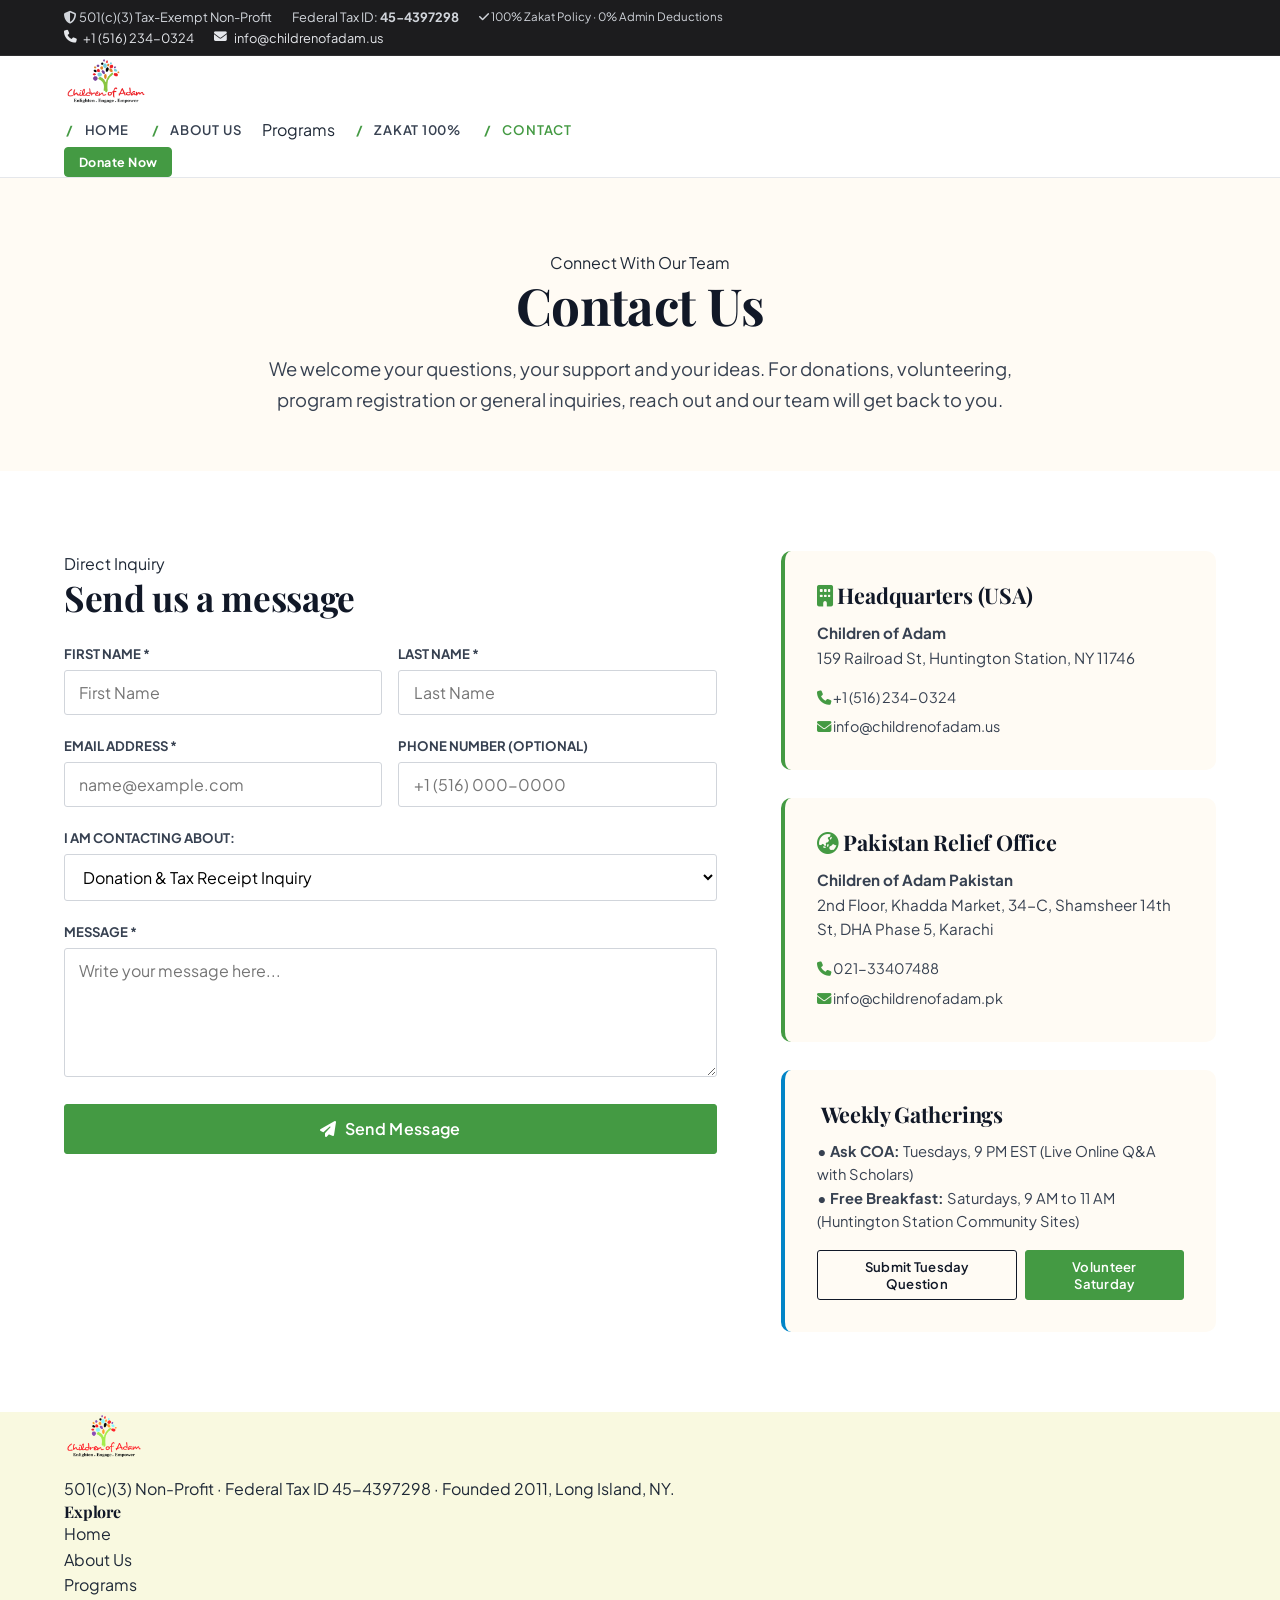
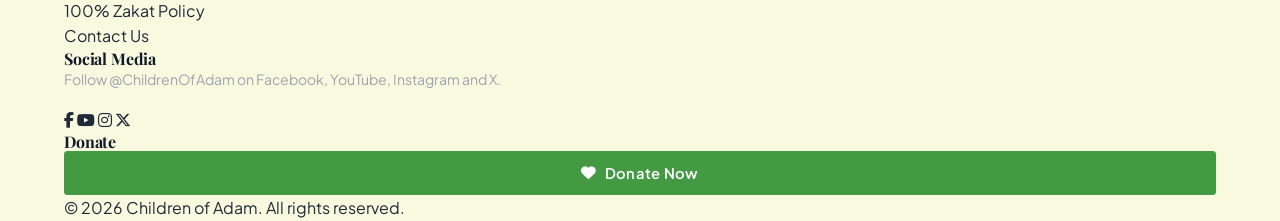
<file: contact.html>
<!DOCTYPE html>
<html lang="en">
<head>
  <meta charset="UTF-8">
  <meta name="viewport" content="width=device-width, initial-scale=1.0">
  <title>Contact Us | Children of Adam (COA)</title>
  <meta name="description" content="Get in touch with Children of Adam. Headquarters on Long Island, NY and international relief office in Karachi, Pakistan. Send an inquiry or join our weekly gatherings.">

  <!-- Google Fonts -->
  <link rel="preconnect" href="https://fonts.googleapis.com">
  <link rel="preconnect" href="https://fonts.gstatic.com" crossorigin>
  <link href="https://fonts.googleapis.com/css2?family=Playfair+Display:ital,wght@0,400;0,600;0,700;0,800;1,400;1,600&family=Plus+Jakarta+Sans:wght@300;400;500;600;700;800&display=swap" rel="stylesheet">

  <!-- FontAwesome 6 -->
  <link rel="stylesheet" href="https://cdnjs.cloudflare.com/ajax/libs/font-awesome/6.5.1/css/all.min.css">
  <link rel="stylesheet" href="css/style.css">
</head>
<body>

  <!-- TOP BAR -->
  <header class="top-bar">
    <div class="container">
      <div class="top-bar-left">
        <span class="top-bar-badge"><i class="fa-solid fa-shield-halved"></i> 501(c)(3) Tax-Exempt Non-Profit</span>
        <span>Federal Tax ID: <strong>45-4397298</strong></span>
        <span class="badge badge-green" style="font-size:0.72rem; padding: 0.15rem 0.5rem;">
          <i class="fa-solid fa-check"></i> 100% Zakat Policy · 0% Admin Deductions
        </span>
      </div>
      <div class="top-bar-right">
        <a href="tel:+15162340324" class="top-bar-link"><i class="fa-solid fa-phone"></i> +1 (516) 234-0324</a>
        <a href="mailto:info@childrenofadam.us" class="top-bar-link"><i class="fa-solid fa-envelope"></i> info@childrenofadam.us</a>
      </div>
    </div>
  </header>

  <!-- NAVBAR -->
  <nav class="site-header">
    <div class="container navbar">
      <a href="index.html" class="brand-logo-wrap">
        <img src="https://childrenofadam.ngo/staging/6737/wp-content/uploads/2026/10/logo.png" 
             onerror="this.onerror=null; this.src='assets/images/logo.png';" 
             alt="Children of Adam Logo" 
             class="brand-logo-img">
        
      </a>

      <ul class="nav-menu">
        <li class="nav-item"><a href="index.html" class="nav-link">Home</a></li>
        <li class="nav-item"><a href="about.html" class="nav-link">About Us</a></li>
        <li class="nav-item"><a href="programs.html">Programs</a></li>
        <li class="nav-item"><a href="zakat.html" class="nav-link">Zakat 100%</a></li>
        <li class="nav-item active"><a href="contact.html" class="nav-link">Contact</a></li>
      </ul>

      <div class="nav-actions">
        <button onclick="openDonateModal('General Fund')" class="btn btn-primary btn-sm">Donate Now</button>
        <button id="hamburgerBtn" class="hamburger-btn" aria-label="Open Navigation"><i class="fa-solid fa-bars"></i></button>
      </div>
    </div>
  </nav>

  <!-- MOBILE DRAWER -->
  <div id="drawerBackdrop" class="drawer-backdrop"></div>
  <aside id="mobileDrawer" class="mobile-drawer">
    <div class="mobile-drawer-header">
      
      <button id="closeDrawerBtn" class="close-drawer-btn"><i class="fa-solid fa-xmark"></i></button>
    </div>
    <ul style="display:flex; flex-direction:column; gap:1rem; margin-bottom: 2rem;">
      <li><a href="index.html" class="nav-link">Home</a></li>
      <li><a href="about.html" class="nav-link">About Us</a></li>
      <li><a href="programs.html" class="nav-link">Programs</a></li>
      <li><a href="zakat.html" class="nav-link">Zakat 100%</a></li>
      <li><a href="contact.html" class="nav-link">Contact Us</a></li>
    </ul>
  </aside>

  <!-- HERO -->
  <section style="background-color:var(--color-sand); padding: 4.5rem 0 3.5rem; border-bottom: 1px solid var(--color-stone);">
    <div class="container" style="text-align:center; max-width:820px;">
      <span class="section-label">Connect With Our Team</span>
      <h1 style="font-size:3.2rem; margin-bottom:1rem;">Contact Us</h1>
      <p style="font-size:1.15rem; color:var(--color-gray-700); line-height:1.7;">
        We welcome your questions, your support and your ideas. For donations, volunteering, program registration or general inquiries, reach out and our team will get back to you.
      </p>
    </div>
  </section>

  <!-- MAIN CONTACT SECTION -->
  <section style="padding: 5rem 0; background-color:var(--color-white);">
    <div class="container">
      <div style="display:grid; grid-template-columns:1.2fr 0.8fr; gap:4rem;">
        
        <!-- Contact Form -->
        <div>
          <span class="section-label">Direct Inquiry</span>
          <h2 class="section-heading" style="font-size:2.2rem; margin-bottom:1.5rem;">Send us a message</h2>
          
          <form id="contactForm" onsubmit="handleContactSubmit(event)">
            <div style="display:grid; grid-template-columns:1fr 1fr; gap:1rem; margin-bottom:1.25rem;">
              <div class="form-group" style="margin-bottom:0;">
                <label class="form-label">First Name *</label>
                <input type="text" required class="form-control" placeholder="First Name">
              </div>
              <div class="form-group" style="margin-bottom:0;">
                <label class="form-label">Last Name *</label>
                <input type="text" required class="form-control" placeholder="Last Name">
              </div>
            </div>

            <div style="display:grid; grid-template-columns:1fr 1fr; gap:1rem; margin-bottom:1.25rem;">
              <div class="form-group" style="margin-bottom:0;">
                <label class="form-label">Email Address *</label>
                <input type="email" required class="form-control" placeholder="name@example.com">
              </div>
              <div class="form-group" style="margin-bottom:0;">
                <label class="form-label">Phone Number (Optional)</label>
                <input type="tel" class="form-control" placeholder="+1 (516) 000-0000">
              </div>
            </div>

            <div class="form-group">
              <label class="form-label">I am contacting about:</label>
              <select class="form-control" id="contactReason">
                <option value="Donation">Donation & Tax Receipt Inquiry</option>
                <option value="Volunteering">Volunteering (Saturday Breakfast, Care Truck)</option>
                <option value="Program registration">Program Registration (Deen 4 Teens, Seerah, Takmeel)</option>
                <option value="Partnership">Partnership / Corporate Matching</option>
                <option value="Other">Other Community Inquiry</option>
              </select>
            </div>

            <div class="form-group">
              <label class="form-label">Message *</label>
              <textarea rows="5" required class="form-control" placeholder="Write your message here..."></textarea>
            </div>

            <button type="submit" class="btn btn-primary btn-lg" style="width:100%;">
              <i class="fa-solid fa-paper-plane"></i> Send Message
            </button>
          </form>
        </div>

        <!-- Office Details & Weekly Gatherings -->
        <div>
          <!-- Long Island Office -->
          <div style="background:var(--color-sand); padding:2rem; border-radius:var(--radius-md); border-left:4px solid var(--brand-red); margin-bottom:1.75rem;">
            <h3 style="font-size:1.35rem; margin-bottom:0.75rem;"><i class="fa-solid fa-building" style="color:var(--brand-red);"></i> Headquarters (USA)</h3>
            <p style="font-size:0.95rem; color:var(--color-gray-700); line-height:1.6; margin-bottom:1rem;">
              <strong>Children of Adam</strong><br>
              159 Railroad St, Huntington Station, NY 11746
            </p>
            <div style="font-size:0.9rem; color:var(--color-gray-700); display:flex; flex-direction:column; gap:0.4rem;">
              <div><i class="fa-solid fa-phone" style="color:var(--brand-green);"></i> +1 (516) 234-0324</div>
              <div><i class="fa-solid fa-envelope" style="color:var(--brand-red);"></i> info@childrenofadam.us</div>
            </div>
          </div>

          <!-- Pakistan Office -->
          <div style="background:var(--color-sand); padding:2rem; border-radius:var(--radius-md); border-left:4px solid var(--brand-green); margin-bottom:1.75rem;">
            <h3 style="font-size:1.35rem; margin-bottom:0.75rem;"><i class="fa-solid fa-earth-asia" style="color:var(--brand-green);"></i> Pakistan Relief Office</h3>
            <p style="font-size:0.95rem; color:var(--color-gray-700); line-height:1.6; margin-bottom:1rem;">
              <strong>Children of Adam Pakistan</strong><br>
              2nd Floor, Khadda Market, 34-C, Shamsheer 14th St, DHA Phase 5, Karachi
            </p>
            <div style="font-size:0.9rem; color:var(--color-gray-700); display:flex; flex-direction:column; gap:0.4rem;">
              <div><i class="fa-solid fa-phone" style="color:var(--brand-green);"></i> 021-33407488</div>
              <div><i class="fa-solid fa-envelope" style="color:var(--brand-red);"></i> info@childrenofadam.pk</div>
            </div>
          </div>

          <!-- Weekly Gatherings Highlight -->
          <div style="background:var(--color-sand); padding:2rem; border-radius:var(--radius-md); border-left:4px solid var(--brand-cyan);">
            <h3 style="font-size:1.35rem; margin-bottom:0.75rem;"><i class="fa-solid fa-calendar-star" style="color:var(--brand-cyan);"></i> Weekly Gatherings</h3>
            <div style="margin-bottom:1rem; font-size:0.92rem; color:var(--color-gray-700); line-height:1.6;">
              <strong>• Ask COA:</strong> Tuesdays, 9 PM EST (Live Online Q&A with Scholars)<br>
              <strong>• Free Breakfast:</strong> Saturdays, 9 AM to 11 AM (Huntington Station Community Sites)
            </div>
            <div style="display:flex; gap:0.5rem;">
              <button onclick="openModal('askModal')" class="btn btn-outline btn-sm">Submit Tuesday Question</button>
              <button onclick="openModal('volunteerModal')" class="btn btn-secondary btn-sm">Volunteer Saturday</button>
            </div>
          </div>

        </div>

      </div>
    </div>
  </section>

  <!-- FOOTER -->
  <footer class="site-footer">
    <div class="container">
      <div class="footer-top-grid">
        <div class="footer-col">
          <div class="brand-logo-wrap" style="margin-bottom:1rem;">
            <img src="https://childrenofadam.ngo/staging/6737/wp-content/uploads/2026/10/logo.png" 
                 onerror="this.onerror=null; this.src='assets/images/logo.png';" 
                 alt="COA Logo" style="height:48px; filter: brightness(1.2);">
            
          </div>
          <p class="footer-brand-desc">
            501(c)(3) Non-Profit · Federal Tax ID 45-4397298 · Founded 2011, Long Island, NY.
          </p>
        </div>
        <div class="footer-col">
          <h4>Explore</h4>
          <ul class="footer-links">
            <li><a href="index.html">Home</a></li>
            <li><a href="about.html">About Us</a></li>
            <li><a href="programs.html">Programs</a></li>
            <li><a href="zakat.html">100% Zakat Policy</a></li>
            <li><a href="contact.html">Contact Us</a></li>
          </ul>
        </div>
        <div class="footer-col">
          <h4>Social Media</h4>
          <p style="font-size:0.88rem; color:#9ca3af; line-height:1.6; margin-bottom:1rem;">
            Follow @ChildrenOfAdam on Facebook, YouTube, Instagram and X.
          </p>
          <div class="footer-social-links">
            <a href="https://facebook.com" target="_blank" rel="noopener"><i class="fa-brands fa-facebook-f"></i></a>
            <a href="https://youtube.com" target="_blank" rel="noopener"><i class="fa-brands fa-youtube"></i></a>
            <a href="https://instagram.com" target="_blank" rel="noopener"><i class="fa-brands fa-instagram"></i></a>
            <a href="https://x.com" target="_blank" rel="noopener"><i class="fa-brands fa-x-twitter"></i></a>
          </div>
        </div>
        <div class="footer-col">
          <h4>Donate</h4>
          <button onclick="openDonateModal('General Fund')" class="btn btn-primary" style="width:100%;">
            <i class="fa-solid fa-heart"></i> Donate Now
          </button>
        </div>
      </div>
      <div class="footer-bottom">
        <div>© 2026 Children of Adam. All rights reserved.</div>
      </div>
    </div>
  </footer>

  <!-- MODALS -->
  <div id="donateModal" class="modal-overlay">
    <div class="modal-card">
      <div class="modal-header">
        <h3 id="donateModalProgramTitle" class="modal-title font-serif">Support Children of Adam</h3>
        <button onclick="closeModal('donateModal')" class="modal-close-btn"><i class="fa-solid fa-xmark"></i></button>
      </div>
      <div class="modal-body">
        <form id="donationForm">
          <div class="form-group">
            <label class="form-label">Select Amount (USD)</label>
            <div class="donate-amounts-grid">
              <button type="button" class="amount-btn modal-amount-btn" data-val="25">$25</button>
              <button type="button" class="amount-btn modal-amount-btn" data-val="50">$50</button>
              <button type="button" class="amount-btn modal-amount-btn active" data-val="100">$100</button>
              <button type="button" class="amount-btn modal-amount-btn" data-val="250">$250</button>
            </div>
            <input type="number" id="modalCustomAmount" class="form-control" placeholder="Or custom USD amount">
          </div>
          <button type="submit" class="btn btn-primary btn-lg" style="width:100%;">Complete Donation</button>
        </form>
      </div>
    </div>
  </div>

  <div id="volunteerModal" class="modal-overlay">
    <div class="modal-card">
      <div class="modal-header">
        <h3 class="modal-title font-serif">Volunteer Application</h3>
        <button onclick="closeModal('volunteerModal')" class="modal-close-btn"><i class="fa-solid fa-xmark"></i></button>
      </div>
      <div class="modal-body">
        <form id="volunteerForm">
          <div class="form-group">
            <label class="form-label">Full Name</label>
            <input type="text" id="volName" required class="form-control" placeholder="Your Name">
          </div>
          <div class="form-group">
            <label class="form-label">Email</label>
            <input type="email" required class="form-control" placeholder="Email">
          </div>
          <button type="submit" class="btn btn-secondary btn-lg" style="width:100%;">Submit</button>
        </form>
      </div>
    </div>
  </div>

  <div id="askModal" class="modal-overlay">
    <div class="modal-card">
      <div class="modal-header">
        <h3 class="modal-title font-serif">Ask Children of Adam</h3>
        <button onclick="closeModal('askModal')" class="modal-close-btn"><i class="fa-solid fa-xmark"></i></button>
      </div>
      <div class="modal-body">
        <form id="askCoaForm">
          <div class="form-group">
            <label class="form-label">Your Question</label>
            <textarea rows="4" required class="form-control" placeholder="Ask about faith, family, or life..."></textarea>
          </div>
          <button type="submit" class="btn btn-primary btn-lg" style="width:100%;">Submit Question</button>
        </form>
      </div>
    </div>
  </div>

  <script src="js/main.js"></script>
  <script>
    function handleContactSubmit(e) {
      e.preventDefault();
      showToast('Thank you for contacting Children of Adam! Our team will respond shortly.', 'success');
      e.target.reset();
    }
  </script>
</body>
</html>
</file>
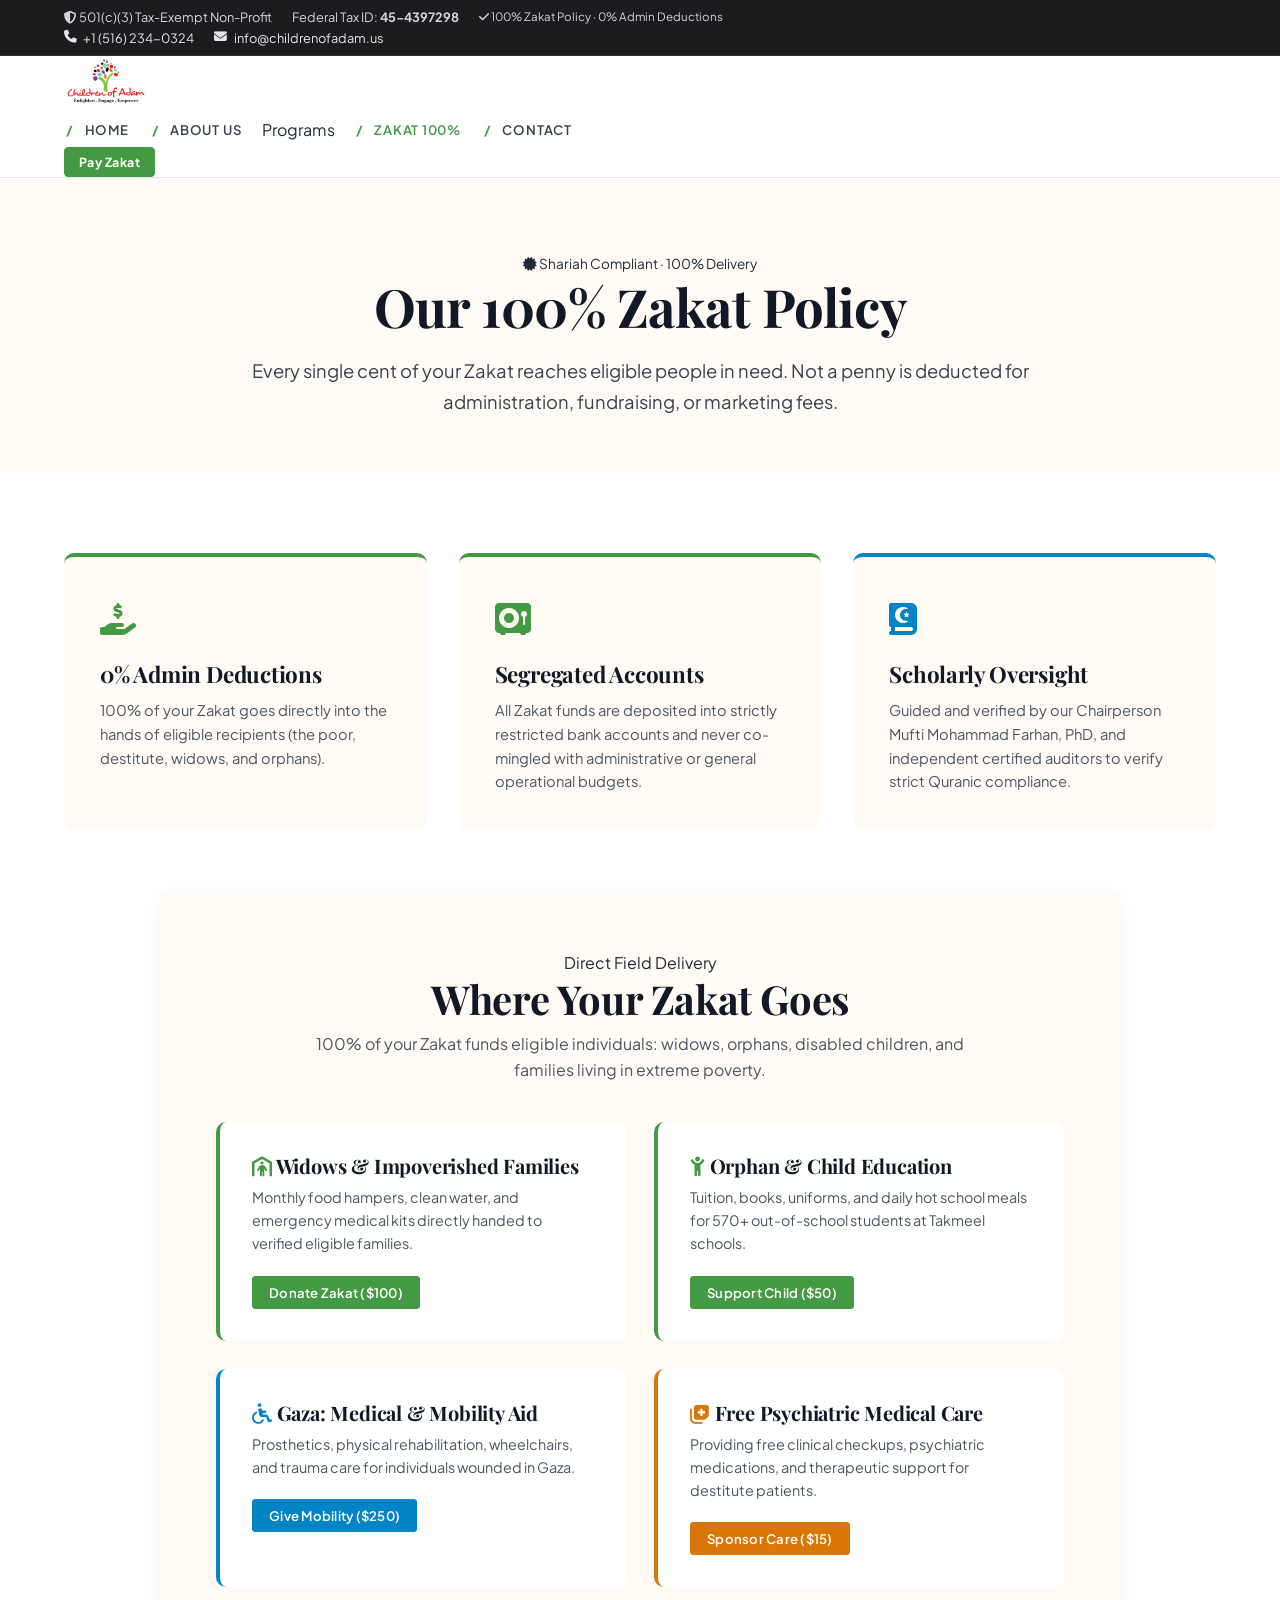
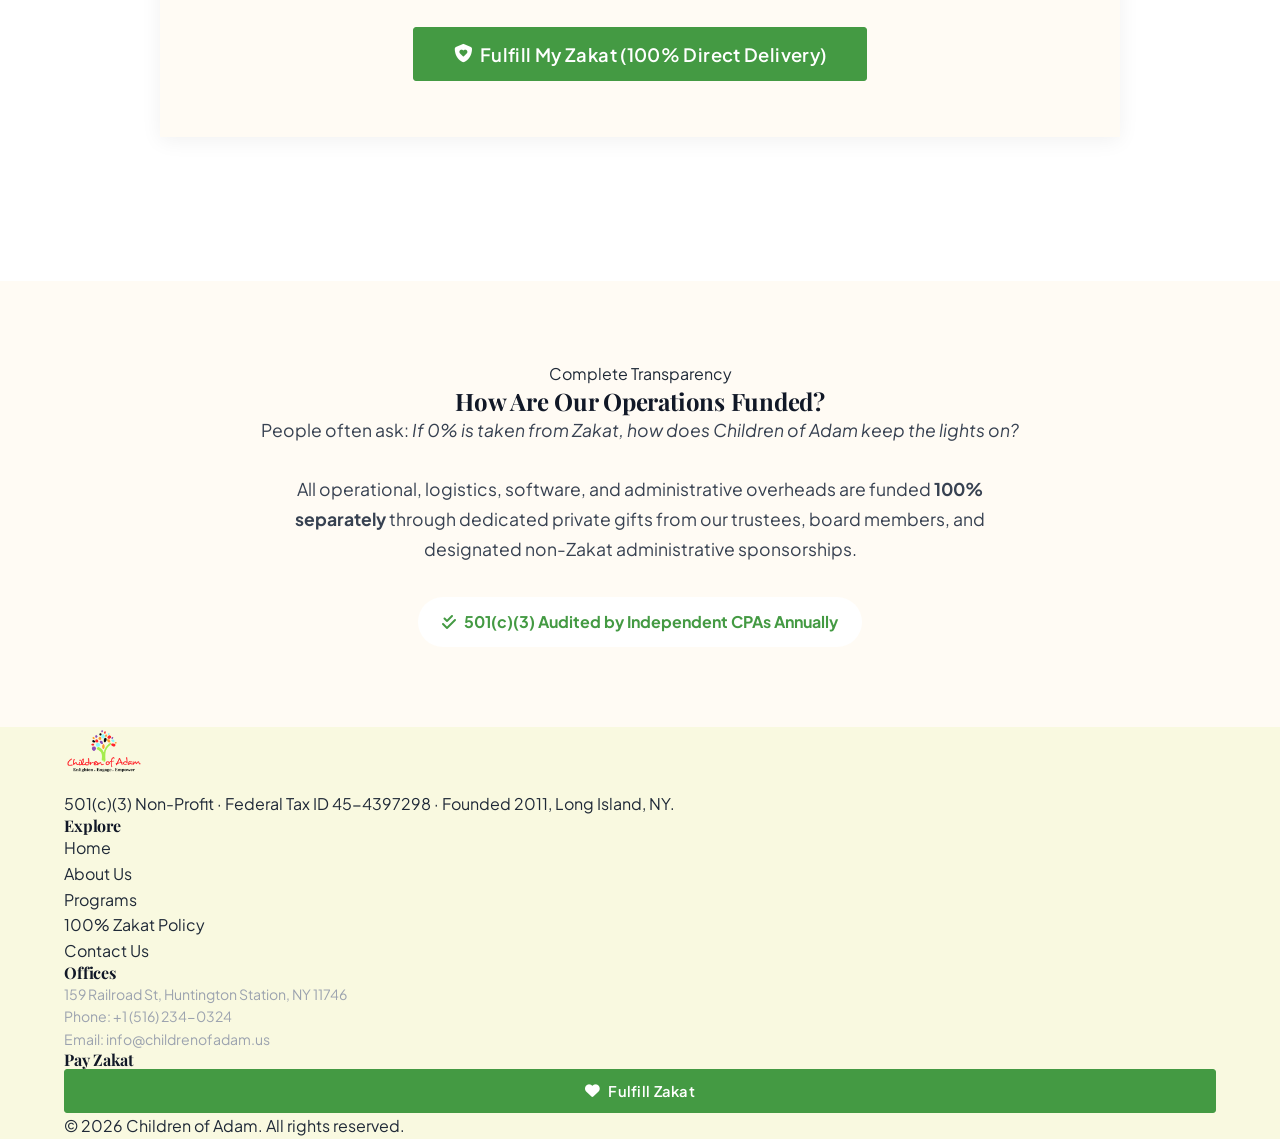
<file: zakat.html>
<!DOCTYPE html>
<html lang="en">
<head>
  <meta charset="UTF-8">
  <meta name="viewport" content="width=device-width, initial-scale=1.0">
  <title>100% Zakat Policy & Transparency | Children of Adam (COA)</title>
  <meta name="description" content="100% Zakat Policy: 0% admin deductions. Every dollar of your Zakat goes directly to eligible beneficiaries. Calculate and fulfill your Zakat with Children of Adam.">

  <!-- Google Fonts -->
  <link rel="preconnect" href="https://fonts.googleapis.com">
  <link rel="preconnect" href="https://fonts.gstatic.com" crossorigin>
  <link href="https://fonts.googleapis.com/css2?family=Playfair+Display:ital,wght@0,400;0,600;0,700;0,800;1,400;1,600&family=Plus+Jakarta+Sans:wght@300;400;500;600;700;800&display=swap" rel="stylesheet">

  <!-- FontAwesome 6 -->
  <link rel="stylesheet" href="https://cdnjs.cloudflare.com/ajax/libs/font-awesome/6.5.1/css/all.min.css">
  <link rel="stylesheet" href="css/style.css">
</head>
<body>

  <!-- TOP BAR -->
  <header class="top-bar">
    <div class="container">
      <div class="top-bar-left">
        <span class="top-bar-badge"><i class="fa-solid fa-shield-halved"></i> 501(c)(3) Tax-Exempt Non-Profit</span>
        <span>Federal Tax ID: <strong>45-4397298</strong></span>
        <span class="badge badge-green" style="font-size:0.72rem; padding: 0.15rem 0.5rem;">
          <i class="fa-solid fa-check"></i> 100% Zakat Policy · 0% Admin Deductions
        </span>
      </div>
      <div class="top-bar-right">
        <a href="tel:+15162340324" class="top-bar-link"><i class="fa-solid fa-phone"></i> +1 (516) 234-0324</a>
        <a href="mailto:info@childrenofadam.us" class="top-bar-link"><i class="fa-solid fa-envelope"></i> info@childrenofadam.us</a>
      </div>
    </div>
  </header>

  <!-- NAVBAR -->
  <nav class="site-header">
    <div class="container navbar">
      <a href="index.html" class="brand-logo-wrap">
        <img src="https://childrenofadam.ngo/staging/6737/wp-content/uploads/2026/10/logo.png" 
             onerror="this.onerror=null; this.src='assets/images/logo.png';" 
             alt="Children of Adam Logo" 
             class="brand-logo-img">
        
      </a>

      <ul class="nav-menu">
        <li class="nav-item"><a href="index.html" class="nav-link">Home</a></li>
        <li class="nav-item"><a href="about.html" class="nav-link">About Us</a></li>
        <li class="nav-item"><a href="programs.html">Programs</a></li>
        <li class="nav-item active"><a href="zakat.html" class="nav-link">Zakat 100%</a></li>
        <li class="nav-item"><a href="contact.html" class="nav-link">Contact</a></li>
      </ul>

      <div class="nav-actions">
        <button onclick="openDonateModal('100% Zakat Fund')" class="btn btn-primary btn-sm">Pay Zakat</button>
        <button id="hamburgerBtn" class="hamburger-btn" aria-label="Open Navigation"><i class="fa-solid fa-bars"></i></button>
      </div>
    </div>
  </nav>

  <!-- MOBILE DRAWER -->
  <div id="drawerBackdrop" class="drawer-backdrop"></div>
  <aside id="mobileDrawer" class="mobile-drawer">
    <div class="mobile-drawer-header">
      
      <button id="closeDrawerBtn" class="close-drawer-btn"><i class="fa-solid fa-xmark"></i></button>
    </div>
    <ul style="display:flex; flex-direction:column; gap:1rem; margin-bottom: 2rem;">
      <li><a href="index.html" class="nav-link">Home</a></li>
      <li><a href="about.html" class="nav-link">About Us</a></li>
      <li><a href="programs.html" class="nav-link">Programs</a></li>
      <li><a href="zakat.html" class="nav-link">100% Zakat Policy</a></li>
      <li><a href="contact.html" class="nav-link">Contact Us</a></li>
    </ul>
  </aside>

  <!-- HERO -->
  <section style="background-color:var(--color-sand); padding: 4.5rem 0 3.5rem; border-bottom: 1px solid var(--color-stone);">
    <div class="container" style="text-align:center; max-width:840px;">
      <span class="badge badge-green" style="margin-bottom:1rem; font-size:0.85rem; padding:0.4rem 1rem;">
        <i class="fa-solid fa-certificate"></i> Shariah Compliant · 100% Delivery
      </span>
      <h1 style="font-size:3.3rem; margin-bottom:1rem;">Our 100% Zakat Policy</h1>
      <p style="font-size:1.15rem; color:var(--color-gray-700); line-height:1.7;">
        Every single cent of your Zakat reaches eligible people in need. Not a penny is deducted for administration, fundraising, or marketing fees.
      </p>
    </div>
  </section>

  <!-- FOUR PILLARS OF ZAKAT TRANSPARENCY -->
  <section style="padding: 5rem 0; background-color:var(--color-white);">
    <div class="container">
      <div style="display:grid; grid-template-columns:repeat(3, 1fr); gap:2rem; margin-bottom:4rem;">
        <div style="background:var(--color-sand); padding:2.25rem; border-radius:var(--radius-md); border-top:4px solid var(--brand-green);">
          <div style="font-size:2rem; color:var(--brand-green); margin-bottom:1rem;"><i class="fa-solid fa-hand-holding-dollar"></i></div>
          <h3 style="font-size:1.4rem; margin-bottom:0.75rem;">0% Admin Deductions</h3>
          <p style="font-size:0.92rem; color:var(--color-gray-600); line-height:1.6;">
            100% of your Zakat goes directly into the hands of eligible recipients (the poor, destitute, widows, and orphans).
          </p>
        </div>

        <div style="background:var(--color-sand); padding:2.25rem; border-radius:var(--radius-md); border-top:4px solid var(--brand-red);">
          <div style="font-size:2rem; color:var(--brand-red); margin-bottom:1rem;"><i class="fa-solid fa-vault"></i></div>
          <h3 style="font-size:1.4rem; margin-bottom:0.75rem;">Segregated Accounts</h3>
          <p style="font-size:0.92rem; color:var(--color-gray-600); line-height:1.6;">
            All Zakat funds are deposited into strictly restricted bank accounts and never co-mingled with administrative or general operational budgets.
          </p>
        </div>

        <div style="background:var(--color-sand); padding:2.25rem; border-radius:var(--radius-md); border-top:4px solid var(--brand-cyan);">
          <div style="font-size:2rem; color:var(--brand-cyan); margin-bottom:1rem;"><i class="fa-solid fa-book-quran"></i></div>
          <h3 style="font-size:1.4rem; margin-bottom:0.75rem;">Scholarly Oversight</h3>
          <p style="font-size:0.92rem; color:var(--color-gray-600); line-height:1.6;">
            Guided and verified by our Chairperson Mufti Mohammad Farhan, PhD, and independent certified auditors to verify strict Quranic compliance.
          </p>
        </div>
      </div>

      <!-- 100% ZAKAT ALLOCATION DIRECTORY -->
      <div style="background:var(--color-sand); border:1px solid var(--color-stone); border-radius:var(--radius-lg); padding:3.5rem; box-shadow:var(--shadow-card); max-width:960px; margin:0 auto 4rem;">
        <div style="text-align:center; max-width:680px; margin:0 auto 2.5rem;">
          <span class="section-label">Direct Field Delivery</span>
          <h2 class="section-heading" style="font-size:2.5rem; margin-bottom:0.5rem;">Where Your Zakat Goes</h2>
          <p style="color:var(--color-gray-600);">
            100% of your Zakat funds eligible individuals: widows, orphans, disabled children, and families living in extreme poverty.
          </p>
        </div>

        <div style="display:grid; grid-template-columns:repeat(2, 1fr); gap:1.75rem; margin-bottom:2.5rem;">
          <div style="background:#fff; padding:2rem; border-radius:var(--radius-md); border-left:4px solid var(--brand-red);">
            <h4 style="font-size:1.25rem; margin-bottom:0.5rem;"><i class="fa-solid fa-person-shelter" style="color:var(--brand-red);"></i> Widows & Impoverished Families</h4>
            <p style="font-size:0.9rem; color:var(--color-gray-600); margin-bottom:1.25rem;">Monthly food hampers, clean water, and emergency medical kits directly handed to verified eligible families.</p>
            <button onclick="openDonateModal('100% Zakat - Widows & Families', '100')" class="btn btn-primary btn-sm">Donate Zakat ($100)</button>
          </div>

          <div style="background:#fff; padding:2rem; border-radius:var(--radius-md); border-left:4px solid var(--brand-green);">
            <h4 style="font-size:1.25rem; margin-bottom:0.5rem;"><i class="fa-solid fa-child-reaching" style="color:var(--brand-green);"></i> Orphan & Child Education</h4>
            <p style="font-size:0.9rem; color:var(--color-gray-600); margin-bottom:1.25rem;">Tuition, books, uniforms, and daily hot school meals for 570+ out-of-school students at Takmeel schools.</p>
            <button onclick="openDonateModal('100% Zakat - Orphan Education', '50')" class="btn btn-secondary btn-sm">Support Child ($50)</button>
          </div>

          <div style="background:#fff; padding:2rem; border-radius:var(--radius-md); border-left:4px solid var(--brand-cyan);">
            <h4 style="font-size:1.25rem; margin-bottom:0.5rem;"><i class="fa-solid fa-wheelchair" style="color:#0284c7;"></i> Gaza: Medical & Mobility Aid</h4>
            <p style="font-size:0.9rem; color:var(--color-gray-600); margin-bottom:1.25rem;">Prosthetics, physical rehabilitation, wheelchairs, and trauma care for individuals wounded in Gaza.</p>
            <button onclick="openDonateModal('100% Zakat - Gaza Mobility', '250')" class="btn btn-primary btn-sm" style="background:#0284c7; border-color:#0284c7;">Give Mobility ($250)</button>
          </div>

          <div style="background:#fff; padding:2rem; border-radius:var(--radius-md); border-left:4px solid var(--brand-amber);">
            <h4 style="font-size:1.25rem; margin-bottom:0.5rem;"><i class="fa-solid fa-notes-medical" style="color:#d97706;"></i> Free Psychiatric Medical Care</h4>
            <p style="font-size:0.9rem; color:var(--color-gray-600); margin-bottom:1.25rem;">Providing free clinical checkups, psychiatric medications, and therapeutic support for destitute patients.</p>
            <button onclick="openDonateModal('100% Zakat - Bani Adam Hospital', '15')" class="btn btn-primary btn-sm" style="background:#d97706; border-color:#d97706;">Sponsor Care ($15)</button>
          </div>
        </div>

        <div style="text-align:center;">
          <button onclick="openDonateModal('100% Zakat Fund')" class="btn btn-primary btn-lg" style="font-size:1.15rem; padding:0.9rem 2.5rem;">
            <i class="fa-solid fa-shield-heart"></i> Fulfill My Zakat (100% Direct Delivery)
          </button>
        </div>
      </div>
    </div>
  </section>

  <!-- HOW ARE ADMIN EXPENSES COVERED? -->
  <section style="background-color:var(--color-sand); padding: 5rem 0;">
    <div class="container" style="max-width:820px; text-align:center;">
      <span class="section-label">Complete Transparency</span>
      <h2 class="section-heading">How Are Our Operations Funded?</h2>
      <p style="color:var(--color-gray-700); font-size:1.1rem; line-height:1.7; margin-bottom:2rem;">
        People often ask: <em>If 0% is taken from Zakat, how does Children of Adam keep the lights on?</em><br><br>
        All operational, logistics, software, and administrative overheads are funded <strong>100% separately</strong> through dedicated private gifts from our trustees, board members, and designated non-Zakat administrative sponsorships.
      </p>
      <div style="display:inline-flex; align-items:center; gap:0.5rem; background:#fff; padding:0.75rem 1.5rem; border-radius:var(--radius-full); box-shadow:var(--shadow-sm); font-weight:700; color:var(--brand-green-dark);">
        <i class="fa-solid fa-check-double"></i> 501(c)(3) Audited by Independent CPAs Annually
      </div>
    </div>
  </section>

  <!-- FOOTER -->
  <footer class="site-footer">
    <div class="container">
      <div class="footer-top-grid">
        <div class="footer-col">
          <div class="brand-logo-wrap" style="margin-bottom:1rem;">
            <img src="https://childrenofadam.ngo/staging/6737/wp-content/uploads/2026/10/logo.png" 
                 onerror="this.onerror=null; this.src='assets/images/logo.png';" 
                 alt="COA Logo" style="height:48px; filter: brightness(1.2);">
            
          </div>
          <p class="footer-brand-desc">
            501(c)(3) Non-Profit · Federal Tax ID 45-4397298 · Founded 2011, Long Island, NY.
          </p>
        </div>
        <div class="footer-col">
          <h4>Explore</h4>
          <ul class="footer-links">
            <li><a href="index.html">Home</a></li>
            <li><a href="about.html">About Us</a></li>
            <li><a href="programs.html">Programs</a></li>
            <li><a href="zakat.html">100% Zakat Policy</a></li>
            <li><a href="contact.html">Contact Us</a></li>
          </ul>
        </div>
        <div class="footer-col">
          <h4>Offices</h4>
          <p style="font-size:0.88rem; color:#9ca3af; line-height:1.6;">
            159 Railroad St, Huntington Station, NY 11746<br>
            Phone: +1 (516) 234-0324<br>
            Email: info@childrenofadam.us
          </p>
        </div>
        <div class="footer-col">
          <h4>Pay Zakat</h4>
          <button onclick="openDonateModal('100% Zakat Fund')" class="btn btn-primary" style="width:100%;">
            <i class="fa-solid fa-heart"></i> Fulfill Zakat
          </button>
        </div>
      </div>
      <div class="footer-bottom">
        <div>© 2026 Children of Adam. All rights reserved.</div>
      </div>
    </div>
  </footer>

  <!-- MODALS -->
  <div id="donateModal" class="modal-overlay">
    <div class="modal-card">
      <div class="modal-header">
        <h3 id="donateModalProgramTitle" class="modal-title font-serif">100% Zakat Donation</h3>
        <button onclick="closeModal('donateModal')" class="modal-close-btn"><i class="fa-solid fa-xmark"></i></button>
      </div>
      <div class="modal-body">
        <form id="donationForm">
          <div class="form-group">
            <label class="form-label">Zakat Amount (USD)</label>
            <div class="donate-amounts-grid">
              <button type="button" class="amount-btn modal-amount-btn" data-val="100" style="color:#111; border-color:#d1d5db;">$100</button>
              <button type="button" class="amount-btn modal-amount-btn" data-val="250" style="color:#111; border-color:#d1d5db;">$250</button>
              <button type="button" class="amount-btn modal-amount-btn" data-val="500" style="color:#111; border-color:#d1d5db;">$500</button>
              <button type="button" class="amount-btn modal-amount-btn active" data-val="1000" style="color:#111; border-color:#d1d5db;">$1,000</button>
            </div>
            <input type="number" id="modalCustomAmount" class="form-control" placeholder="Or custom Zakat amount">
          </div>
          <div class="form-group">
            <label class="form-label">Donor Email (For 501(c)(3) Tax Receipt)</label>
            <input type="email" required placeholder="name@example.com" class="form-control">
          </div>
          <button type="submit" class="btn btn-primary btn-lg" style="width:100%;">Pay Zakat</button>
        </form>
      </div>
    </div>
  </div>

  <script src="js/main.js"></script>
</body>
</html>
</file>
<file: css/style.css>
/* ==========================================================================
   Children of Adam (COA) - Official Stylesheet
   Theme: Oxygen Builder Charity Aesthetic (Clean, Uncluttered, Editorial)
   Brand Colors from Children of Adam Tree Logo
   ========================================================================== */

:root {
  /* Brand Primary Colors (Derived from Logo) */
  --brand-red: #449a43;
  --brand-red-dark: #449a43;
  --brand-red-light: #fef2f2;
  --brand-red-soft: #fde8e8;
  
  --brand-green: #449a43;
  --brand-green-dark: #449a43;
  --brand-green-light: #f0fdf4;
  
  --brand-cyan: #0284c7;
  --brand-amber: #d97706;
  --brand-purple: #7c3aed;
  
  /* Oxygen Charity Theme Palette */
  --color-white:  #ffffff;
  --color-sand:#fffbf4;
  --color-sand-light: #fdfbf7;
  --color-sand-footer: #ece7de;
  --color-sand-border: #e3ded4;
  
  --color-gray-50: #f9fafb;
  --color-gray-100: #f3f4f6;
  --color-gray-200: #e5e7eb;
  --color-gray-300: #d1d5db;
  --color-gray-400: #9ca3af;
  --color-gray-600: #4b5563;
  --color-gray-700: #374151;
  --color-gray-800: #1f2937;
  --color-gray-900: #111827;
  --color-black: #09090b;
  
  /* Typography */
  --font-serif: 'Playfair Display', Georgia, 'Times New Roman', serif;
  --font-sans: 'Plus Jakarta Sans', -apple-system, BlinkMacSystemFont, 'Segoe UI', Roboto, sans-serif;
  
  /* Radius & Shadows */
  --radius-xs: 3px;
  --radius-sm: 6px;
  --radius-md: 10px;
  --radius-full: 9999px;
  
  --shadow-subtle: 0 2px 10px rgba(0, 0, 0, 0.04);
  --shadow-card: 0 4px 20px rgba(0, 0, 0, 0.06);
  --shadow-lg: 0 10px 25px -3px rgba(0, 0, 0, 0.1);
  
  --container-max: 1200px;
  --transition: all 0.25s ease;
}

/* Base Reset */
*, *::before, *::after {
  box-sizing: border-box;
  margin: 0;
  padding: 0;
}

html {
  scroll-behavior: smooth;
  font-size: 16px;
}

body {
  font-family: var(--font-sans);
  color: var(--color-gray-800);
  background-color:#f9f9e0;
  line-height: 1.6;
  -webkit-font-smoothing: antialiased;
}

img {
  max-width: 100%;
  height: auto;
  display: block;
}

a {
  color: inherit;
  text-decoration: none;
  transition: var(--transition);
}

ul {
  list-style: none;
}

button, input, select, textarea {
  font-family: inherit;
  font-size: inherit;
  outline: none;
}

/* Headings */
h1, h2, h3, h4, h5, h6 {
  font-family: var(--font-serif);
  color: var(--color-gray-900);
  line-height: 1.2;
  font-weight: 700;
  letter-spacing: -0.01em;
}

.container {
  width: 100%;
  max-width: var(--container-max);
  margin-left: auto;
  margin-right: auto;
  padding-left: 1.5rem;
  padding-right: 1.5rem;
}

/* Buttons */
.btn {
  display: inline-flex;
  align-items: center;
  justify-content: center;
  gap: 0.5rem;
  padding: 0.75rem 1.6rem;
  font-size: 0.92rem;
  font-weight: 600;
  border-radius: var(--radius-xs);
  cursor: pointer;
  transition: var(--transition);
  border: 1px solid transparent;
  text-decoration: none;
  letter-spacing: 0.02em;
}

.btn-sm {
  padding: 0.45rem 1rem;
  font-size: 0.82rem;
}

.btn-lg {
  padding: 0.85rem 2rem;
  font-size: 1rem;
}

.btn-primary {
  background-color: var(--brand-red);
  color: var(--color-white);
  border-color: var(--brand-red);
}

.btn-primary:hover {
  background-color: var(--brand-red-dark);
  border-color: var(--brand-red-dark);
}

.btn-secondary {
  background-color: var(--brand-green);
  color: var(--color-white);
  border-color: var(--brand-green);
}

.btn-secondary:hover {
  background-color: var(--brand-green-dark);
  border-color: var(--brand-green-dark);
}

.btn-outline {
  background-color: transparent;
  color: var(--color-gray-900);
  border-color: var(--color-gray-900);
}

.btn-outline:hover {
  background-color: var(--color-gray-900);
  color: var(--color-white);
}

.btn-outline-red {
  background-color: transparent;
  color: var(--brand-red);
  border-color: var(--brand-red);
}

.btn-outline-red:hover {
  background-color: var(--brand-red);
  color: var(--color-white);
}

.btn-white {
  background-color: var(--color-white);
  color: var(--brand-red);
  font-weight: 700;
}

.btn-white:hover {
  background-color: var(--color-sand);
}

/* Badges & Clean Minimalist Tags (No light backgrounds) */
.badge-clean-red {
  display: inline-flex;
  align-items: center;
  gap: 0.4rem;
  font-size: 0.78rem;
  font-weight: 700;
  text-transform: uppercase;
  letter-spacing: 0.08em;
  color: var(--brand-red);
  background: transparent !important;
}

.badge-clean-green {
  display: inline-flex;
  align-items: center;
  gap: 0.4rem;
  font-size: 0.78rem;
  font-weight: 700;
  text-transform: uppercase;
  letter-spacing: 0.08em;
  color: var(--brand-green-dark);
  background: transparent !important;
}

/* Ensure no light background badge appears anywhere across the site */
.badge, .badge-red, .badge-green {
  background: transparent !important;
  background-color: transparent !important;
  border-radius: 0 !important;
  box-shadow: none !important;
  padding: 0 !important;
}

/* ==========================================================================
   TOP TRUST STRIP (Full Width 100vw)
   ========================================================================== */
.top-bar {
  background-color: #1c1c1e;
  color: #d1d5db;
  font-size: 0.8rem;
  padding: 0.45rem 2.5rem;
  width: 100%;
  border-bottom: 1px solid rgba(255, 255, 255, 0.08);
}

.top-bar-fullwidth {
  width: 100%;
  display: flex;
  justify-content: space-between;
  align-items: center;
  flex-wrap: wrap;
  gap: 0.75rem;
}

.top-bar-left {
  display: flex;
  align-items: center;
  gap: 1.25rem;
  flex-wrap: wrap;
}

.top-bar-right {
  display: flex;
  align-items: center;
  gap: 1.25rem;
}

.top-bar-link {
  color: #e5e7eb;
  display: inline-flex;
  align-items: center;
  gap: 0.4rem;
}

.top-bar-link:hover {
  color: var(--brand-red);
}

/* ==========================================================================
   HEADER & NAVBAR (Full Width 100vw, Compact Single Line)
   ========================================================================== */
.site-header {
  position: sticky;
  top: 0;
  z-index: 1000;
  width: 100%;
  background-color: var(--color-white);
  border-bottom: 1px solid var(--color-gray-200);
  transition: var(--transition);
}

.site-header.scrolled {
  box-shadow: 0 4px 20px rgba(0, 0, 0, 0.06);
}

.navbar-fullwidth {
  width: 100%;
  padding: 0 2.5rem;
  display: flex;
  align-items: center;
  justify-content: space-between;
  height: 68px; /* Compact height */
  gap: 1.5rem;
}

/* Brand Logo */
.brand-logo-wrap {
  display: inline-flex;
  align-items: center;
  text-decoration: none;
  flex-shrink: 0;
}

.brand-logo-img {
  height: 50px; /* Clean compact size */
  width: auto;
  object-fit: contain;
}

/* Oxygen Style Slash-Separated Navigation in One Line */
.nav-menu {
  display: flex;
  align-items: center;
  gap: 1.15rem;
  flex-wrap: nowrap;
}

.nav-item {
  position: relative;
  white-space: nowrap;
}

.nav-link {
  font-size: 0.82rem;
  font-weight: 600;
  color: var(--color-gray-700);
  text-transform: uppercase;
  letter-spacing: 0.06em;
  padding: 0.4rem 0.15rem;
  display: inline-flex;
  align-items: center;
  gap: 0.3rem;
  white-space: nowrap;
}

.nav-link::before {
  content: '/';
  margin-right: 0.35rem;
  color: var(--brand-red);
  font-weight: 700;
}

.nav-link:hover,
.nav-item.active .nav-link {
  color: var(--brand-red);
}

.dropdown-menu {
  position: absolute;
  top: 100%;
  left: 0;
  min-width: 240px;
  background-color: var(--color-white);
  border-radius: var(--radius-xs);
  box-shadow: var(--shadow-lg);
  border: 1px solid var(--color-gray-200);
  padding: 0.5rem 0;
  opacity: 0;
  visibility: hidden;
  transform: translateY(8px);
  transition: all 0.2s ease;
  z-index: 1100;
}

.nav-item:hover .dropdown-menu {
  opacity: 1;
  visibility: visible;
  transform: translateY(0);
}

.dropdown-item {
  display: flex;
  align-items: center;
  gap: 0.75rem;
  padding: 0.6rem 1.25rem;
  font-size: 0.85rem;
  font-weight: 500;
  color: var(--color-gray-700);
}

.dropdown-item:hover {
  background-color: var(--color-sand);
  color: var(--brand-red);
}

.nav-actions {
  display: flex;
  align-items: center;
  gap: 0.5rem;
  flex-shrink: 0;
}

.nav-actions .btn-sm {
  padding: 0.38rem 0.85rem;
  font-size: 0.78rem;
  font-weight: 700;
  border-radius: 4px;
  letter-spacing: 0.04em;
  white-space: nowrap;
}

.hamburger-btn {
  display: none;
  background: none;
  border: none;
  font-size: 1.4rem;
  color: var(--color-gray-900);
  cursor: pointer;
  padding: 0.4rem;
}

/* Mobile Drawer */
.mobile-drawer {
  position: fixed;
  top: 0;
  right: -100%;
  width: 300px;
  height: 100vh;
  background-color: var(--color-white);
  box-shadow: -5px 0 25px rgba(0, 0, 0, 0.1);
  z-index: 2000;
  overflow-y: auto;
  transition: right 0.3s ease;
  padding: 1.5rem;
  display: flex;
  flex-direction: column;
}

.mobile-drawer.active {
  right: 0;
}

.drawer-backdrop {
  position: fixed;
  inset: 0;
  background-color: rgba(0, 0, 0, 0.5);
  z-index: 1999;
  opacity: 0;
  visibility: hidden;
  transition: all 0.3s ease;
}

.drawer-backdrop.active {
  opacity: 1;
  visibility: visible;
}

/* ==========================================================================
   HERO SECTION (Oxygen Builder Charity Theme Replication with Firefly.png)
   ========================================================================== */
.hero-section {
  position: relative;
  background-color: #faf9f6;
  background-image: linear-gradient(to right, rgba(250, 249, 246, 0.95) 0%, rgba(250, 249, 246, 0.88) 45%, rgba(250, 249, 246, 0.25) 80%, rgba(250, 249, 246, 0.05) 100%), url('../assets/images/Firefly.png');
  background-repeat: no-repeat;
  background-size: cover;
  background-position: right center;
  width: 100%;
  min-height: 640px;
  display: flex;
  align-items: center;
  padding: 4.5rem 0 5rem;
  border-bottom: 1px solid var(--color-gray-200);
  overflow: hidden;
}

.hero-grid {
  display: grid;
  grid-template-columns: 1.15fr 0.85fr;
  gap: 3rem;
  align-items: center;
  position: relative;
  z-index: 2;
  width: 100%;
}

.hero-badge-wrap {
  margin-bottom: 1rem;
}

.hero-eyebrow {
  display: inline-flex;
  align-items: center;
  gap: 0.5rem;
  font-size: 0.78rem;
  font-weight: 800;
  text-transform: uppercase;
  letter-spacing: 0.12em;
  color: var(--brand-red);
}

/* Mobile-only Hero Photo Container (Strictly Hidden on desktop) */
.hero-mobile-photo-wrap {
  display: none;
}

.hero-impact-statement {
  font-family: var(--font-serif);
  font-size: clamp(2.75rem, 4.4vw, 4.1rem);
  line-height: 1.06;
  color: var(--color-gray-900);
  font-weight: 800;
  text-transform: uppercase;
  margin-bottom: 1.5rem;
  letter-spacing: -0.015em;
  display: flex;
  flex-direction: column;
}

.hero-title-lead {
  font-weight: 800;
  color: #1c1917;
  text-shadow: 0 1px 2px rgba(255, 255, 255, 0.9);
}

.hero-title-sub {
  font-weight: 400;
  font-style: italic;
  text-transform: capitalize;
  font-family: var(--font-serif);
  color: #374151;
  font-size: 0.92em;
  letter-spacing: 0;
  margin: -0.04em 0;
  text-shadow: 0 1px 2px rgba(255, 255, 255, 0.8);
}

.hero-title-highlight {
  font-weight: 800;
  color: var(--brand-red);
  position: relative;
  display: inline-block;
  align-self: flex-start;
  text-shadow: 0 1px 1px rgba(255, 255, 255, 0.6);
}

.hero-title-highlight::after {
  content: '';
  position: absolute;
  left: 0;
  bottom: 6px;
  width: 100%;
  height: 8px;
  background: rgba(211, 47, 47, 0.16);
  border-radius: 4px;
  z-index: -1;
}

.hero-tagline-text {
  font-size: 1.12rem;
  color: var(--color-gray-800);
  line-height: 1.65;
  margin-bottom: 2rem;
  max-width: 560px;
  text-shadow: 0 1px 2px rgba(255, 255, 255, 0.8);
}

.hero-actions-row {
  display: flex;
  align-items: center;
  gap: 1rem;
  flex-wrap: wrap;
}

/* Oxygen Right Column: Donation Callout Block */
.hero-visual-col {
  position: relative;
  display: flex;
  flex-direction: column;
  justify-content: flex-end;
  align-items: flex-end;
}

/* Oxygen Signature Red Donation Box */
.oxygen-donate-block {
  background-color: var(--brand-red);
  color: var(--color-white);
  padding: 1.75rem 2rem;
  width: 100%;
  max-width: 380px;
  box-shadow: 0 15px 35px rgba(211, 47, 47, 0.35);
  border-radius: var(--radius-xs);
}

.oxygen-donate-header {
  display: flex;
  justify-content: space-between;
  align-items: center;
  margin-bottom: 0.75rem;
  padding-bottom: 0.6rem;
  border-bottom: 1px solid rgba(255, 255, 255, 0.25);
}

.oxygen-donate-title {
  font-size: 1.15rem;
  font-weight: 800;
  text-transform: uppercase;
  letter-spacing: 0.05em;
  display: flex;
  align-items: center;
  gap: 0.5rem;
}

.oxygen-donate-raised {
  font-size: 0.8rem;
  text-transform: uppercase;
  opacity: 0.9;
  letter-spacing: 0.04em;
}

.oxygen-donate-amount-huge {
  font-family: var(--font-serif);
  font-size: 2.2rem;
  font-weight: 800;
  line-height: 1;
  margin-bottom: 1rem;
}

.oxygen-donate-amounts {
  display: grid;
  grid-template-columns: repeat(4, 1fr);
  gap: 0.4rem;
  margin-bottom: 0.75rem;
}

.ox-amt-btn {
  background: rgba(255, 255, 255, 0.2);
  border: 1px solid rgba(255, 255, 255, 0.4);
  color: #fff;
  padding: 0.45rem 0.2rem;
  font-weight: 700;
  font-size: 0.88rem;
  cursor: pointer;
  text-align: center;
  transition: var(--transition);
}

.ox-amt-btn.active, .ox-amt-btn:hover {
  background: #fff;
  color: var(--brand-red);
  border-color: #fff;
}

.ox-submit-btn {
  width: 100%;
  background: #fff;
  color: var(--brand-red);
  font-weight: 800;
  padding: 0.75rem;
  font-size: 0.95rem;
  border: none;
  cursor: pointer;
  text-transform: uppercase;
  letter-spacing: 0.05em;
  transition: var(--transition);
}

.ox-submit-btn:hover {
  background: var(--color-sand);
}

/* ==========================================================================
   HADITH QUOTE & TRUST RIBBON
   ========================================================================== */
.hadith-quote-ribbon {
  background-color: var(--color-white);
  padding: 3rem 0;
  text-align: center;
  border-bottom: 1px solid var(--color-gray-200);
}

.hadith-quote-content {
  max-width: 820px;
  margin: 0 auto;
}

.hadith-text {
  font-family: var(--font-serif);
  font-size: 1.35rem;
  line-height: 1.6;
  font-style: italic;
  color: var(--color-gray-900);
  margin-bottom: 0.75rem;
}

.hadith-cite {
  font-size: 0.85rem;
  color: var(--brand-green-dark);
  font-weight: 700;
  text-transform: uppercase;
  letter-spacing: 0.05em;
}

.trust-row {
  display: flex;
  justify-content: center;
  align-items: center;
  gap: 2rem;
  margin-top: 1.75rem;
  flex-wrap: wrap;
  font-size: 0.85rem;
  color: var(--color-gray-600);
}

.trust-pill {
  display: inline-flex;
  align-items: center;
  gap: 0.4rem;
  font-weight: 600;
}

.trust-pill i {
  color: var(--brand-green);
}

/* ==========================================================================
   FEATURE SECTION: "GIVE A HELPING HAND TO THOSE WHO NEED IT!" (100vh Viewport)
   ========================================================================== */
.feature-section {
  min-height: 100vh;
  height: 100vh;
  padding: 1.5rem 0;
  background-color: var(--color-white);
  display: flex;
  align-items: center;
  box-sizing: border-box;
  overflow: hidden;
}

.feature-section .container {
  height: 100%;
  display: flex;
  align-items: center;
}

.feature-grid-reversed {
  display: grid;
  grid-template-columns: 0.95fr 1.05fr;
  gap: 3rem;
  align-items: center;
  width: 100%;
  height: 100%;
  max-height: calc(100vh - 3.5rem);
}

.feature-text-col {
  display: flex;
  flex-direction: column;
  justify-content: center;
  height: 100%;
}

/* Beautiful Asymmetrical Bento Grid (Right Side, Covering 100vh Gallery) */
.feature-bento-grid {
  display: grid;
  grid-template-columns: 1fr 1fr;
  grid-template-rows: 1.1fr 1.1fr 0.85fr;
  gap: 0.95rem;
  height: calc(100vh - 4.5rem);
  max-height: calc(100vh - 4.5rem);
  width: 100%;
}

.bento-tall {
  grid-column: 1;
  grid-row: 1 / span 2;
  overflow: hidden;
  border-radius: var(--radius-sm);
  box-shadow: 0 4px 18px rgba(0, 0, 0, 0.08);
  position: relative;
}

.bento-tall img {
  width: 100%;
  height: 100%;
  object-fit: cover;
  transition: transform 0.5s ease;
}

.bento-tall:hover img, 
.bento-top-right:hover img, 
.bento-mid-right:hover img, 
.bento-bottom-wide:hover img {
  transform: scale(1.04);
}

.bento-top-right {
  grid-column: 2;
  grid-row: 1;
  overflow: hidden;
  border-radius: var(--radius-sm);
  box-shadow: 0 4px 18px rgba(0, 0, 0, 0.08);
  position: relative;
}

.bento-top-right img {
  width: 100%;
  height: 100%;
  object-fit: cover;
  transition: transform 0.5s ease;
}

.bento-mid-right {
  grid-column: 2;
  grid-row: 2;
  overflow: hidden;
  border-radius: var(--radius-sm);
  box-shadow: 0 4px 18px rgba(0, 0, 0, 0.08);
  position: relative;
}

.bento-mid-right img {
  width: 100%;
  height: 100%;
  object-fit: cover;
  transition: transform 0.5s ease;
}

.bento-bottom-wide {
  grid-column: 1 / -1;
  grid-row: 3;
  overflow: hidden;
  border-radius: var(--radius-sm);
  box-shadow: 0 4px 18px rgba(0, 0, 0, 0.08);
  position: relative;
}

.bento-bottom-wide img {
  width: 100%;
  height: 100%;
  object-fit: cover;
  transition: transform 0.5s ease;
}

.bento-overlay-label {
  position: absolute;
  bottom: 0.75rem;
  left: 0.75rem;
  background: rgba(17, 24, 39, 0.78);
  backdrop-filter: blur(4px);
  -webkit-backdrop-filter: blur(4px);
  color: #ffffff;
  font-size: 0.7rem;
  font-weight: 700;
  letter-spacing: 0.06em;
  text-transform: uppercase;
  padding: 0.25rem 0.6rem;
  border-radius: 3px;
  pointer-events: none;
  z-index: 2;
  box-shadow: 0 2px 6px rgba(0, 0, 0, 0.25);
}

.feature-title {
  font-family: var(--font-serif);
  font-size: clamp(1.8rem, 2.3vw, 2.25rem);
  line-height: 1.15;
  text-transform: uppercase;
  margin-bottom: 0.8rem;
  letter-spacing: 0.02em;
}

.feature-desc {
  font-size: 0.88rem;
  color: var(--color-gray-700);
  line-height: 1.55;
  margin-bottom: 0.6rem;
}

.feature-read-more {
  display: inline-flex;
  align-items: center;
  gap: 0.4rem;
  font-size: 0.82rem;
  font-weight: 700;
  text-transform: uppercase;
  letter-spacing: 0.08em;
  color: var(--brand-red);
  margin-bottom: 1.25rem;
}

.feature-read-more::before {
  content: '/';
  font-weight: 700;
  margin-right: 0.25rem;
}

/* Oxygen 4 Minimalist Pillars (Help, Education, Healthcare, Volunteering) */
.ox-pillars-grid {
  display: grid;
  grid-template-columns: repeat(2, 1fr);
  gap: 1.15rem;
  padding-top: 1rem;
  border-top: 1px solid var(--color-gray-200);
}

.ox-pillar-item {
  display: flex;
  gap: 0.75rem;
  align-items: flex-start;
}

.ox-pillar-icon {
  font-size: 1.2rem;
  color: var(--brand-red);
  margin-top: 0.15rem;
  flex-shrink: 0;
}

.ox-pillar-title {
  font-family: var(--font-sans);
  font-size: 0.9rem;
  font-weight: 700;
  text-transform: uppercase;
  letter-spacing: 0.05em;
  margin-bottom: 0.2rem;
}

.ox-pillar-text {
  font-size: 0.78rem;
  color: var(--color-gray-600);
  line-height: 1.45;
}

/* ==========================================================================
   IMPACT NUMBERS (Simplified Horizontal Band)
   ========================================================================== */
.impact-band {
  background-color: #1c1c1e;
  color: #fff;
  padding: 4rem 0;
}

.impact-band-grid {
  display: grid;
  grid-template-columns: repeat(4, 1fr);
  gap: 2rem;
  text-align: center;
}

.impact-band-item {
  display: flex;
  flex-direction: column;
  align-items: center;
  justify-content: flex-start;
  min-height: 140px;
  width: 100%;
  overflow: hidden;
  text-align: center;
}

.impact-band-item .num {
  font-family: var(--font-serif);
  font-size: 3rem;
  font-weight: 800;
  color: var(--brand-green);
  line-height: 1;
  margin-bottom: 0.5rem;
  height: 3.5rem;
  min-height: 3.5rem;
  max-height: 3.5rem;
  display: flex;
  align-items: center;
  justify-content: center;
  font-variant-numeric: tabular-nums;
  font-feature-settings: "tnum";
  white-space: nowrap;
  width: 100%;
}

.impact-band-item .label {
  font-size: 0.88rem;
  color: #d1d5db;
  line-height: 1.45;
  min-height: 3.2rem;
  display: flex;
  align-items: flex-start;
  justify-content: center;
  text-align: center;
  width: 100%;
}

/* ==========================================================================
   SIMPLIFIED CORE SERVICES & FLAGSHIPS
   ========================================================================== */
.services-section-clean {
  padding: 5.5rem 0;
  background-color: var(--color-sand);
}

.section-title-wrap {
  text-align: center;
  max-width: 680px;
  margin: 0 auto 3rem;
}

.section-title-wrap h2 {
  font-size: 2.4rem;
  margin-bottom: 0.5rem;
}

.section-title-wrap p {
  color: var(--color-gray-600);
  font-size: 1rem;
}

/* Tab Switcher */
.clean-tabs-nav {
  display: flex;
  justify-content: center;
  gap: 0.75rem;
  margin-bottom: 2.5rem;
  flex-wrap: wrap;
}

.clean-tab-btn {
  background: var(--color-white);
  border: 1px solid var(--color-gray-300);
  padding: 0.65rem 1.4rem;
  font-size: 0.9rem;
  font-weight: 600;
  color: var(--color-gray-700);
  cursor: pointer;
  transition: var(--transition);
}

.clean-tab-btn.active, .clean-tab-btn:hover {
  background: var(--brand-red);
  color: #fff;
  border-color: var(--brand-red);
}

.clean-tab-pane {
  display: none;
}

.clean-tab-pane.active {
  display: block;
}

.clean-cards-grid {
  display: grid;
  grid-template-columns: repeat(3, 1fr);
  gap: 1.5rem;
}

.clean-card {
  background: var(--color-white);
  border: 1px solid var(--color-gray-200);
  display: flex;
  flex-direction: column;
  transition: var(--transition);
}

.clean-card:hover {
  border-color: var(--brand-red);
  box-shadow: var(--shadow-card);
}

.clean-card-img {
  height: 190px;
  width: 100%;
  object-fit: cover;
  filter: grayscale(30%);
}

.clean-card-body {
  padding: 1.5rem;
  display: flex;
  flex-direction: column;
  flex-grow: 1;
}

.clean-card-title {
  font-size: 1.2rem;
  margin-bottom: 0.5rem;
}

.clean-card-text {
  font-size: 0.88rem;
  color: var(--color-gray-600);
  line-height: 1.55;
  margin-bottom: 1.25rem;
  flex-grow: 1;
}

/* ==========================================================================
   FLAGSHIP PROGRAMS (Projects Built to Last)
   ========================================================================== */
.flagships-clean {
  padding: 5.5rem 0;
  background-color: var(--color-white);
}

.flagships-grid-clean {
  display: grid;
  grid-template-columns: repeat(2, 1fr);
  gap: 2rem;
}

.flagship-box {
  background-color: var(--color-sand);
  border: 1px solid var(--color-sand-border);
  padding: 2.25rem;
  display: flex;
  flex-direction: column;
}

.flagship-box h3 {
  font-size: 1.5rem;
  margin-bottom: 0.75rem;
}

.flagship-box p {
  font-size: 0.92rem;
  color: var(--color-gray-700);
  line-height: 1.6;
  margin-bottom: 1.5rem;
  flex-grow: 1;
}

/* ==========================================================================
   OXYGEN SPLIT VOLUNTEER CALLOUT BANNER
   ========================================================================== */
.oxygen-volunteer-strip {
  display: grid;
  grid-template-columns: 0.42fr 0.58fr;
  min-height: 380px;
  background-color: var(--brand-red);
  color: var(--color-white);
}

.ox-vol-img-wrap {
  position: relative;
  height: 100%;
}

.ox-vol-img-wrap img {
  width: 100%;
  height: 100%;
  object-fit: cover;
  filter: grayscale(85%) contrast(110%);
}

.ox-vol-content-wrap {
  padding: 4rem 3.5rem;
  display: flex;
  flex-direction: column;
  justify-content: center;
  position: relative;
}

.ox-vol-title {
  font-family: var(--font-serif);
  font-size: 2.5rem;
  line-height: 1.15;
  text-transform: uppercase;
  color: #fff;
  margin-bottom: 1rem;
  letter-spacing: 0.02em;
}

.ox-vol-text {
  font-size: 1.05rem;
  line-height: 1.65;
  color: rgba(255, 255, 255, 0.92);
  margin-bottom: 1.75rem;
  max-width: 520px;
}

/* ==========================================================================
   THE TREE PHILOSOPHY: "WHAT PART OF THE TREE ARE YOU?"
   ========================================================================== */
.tree-clean-section {
  padding: 5.5rem 0;
  background-color: var(--color-sand);
}

.tree-clean-grid {
  display: grid;
  grid-template-columns: repeat(3, 1fr);
  gap: 1.75rem;
}

.tree-clean-card {
  background: var(--color-white);
  border: 1px solid var(--color-gray-200);
  padding: 2.25rem 1.75rem;
  text-align: center;
  display: flex;
  flex-direction: column;
  align-items: center;
}

.tree-clean-icon {
  font-size: 2rem;
  color: var(--brand-green);
  margin-bottom: 1rem;
}

.tree-clean-part {
  font-family: var(--font-serif);
  font-size: 1.6rem;
  margin-bottom: 0.35rem;
}

.tree-clean-who {
  font-size: 0.88rem;
  font-weight: 700;
  color: var(--color-gray-700);
  margin-bottom: 0.75rem;
}

.tree-clean-desc {
  font-size: 0.88rem;
  color: var(--color-gray-600);
  line-height: 1.55;
  margin-bottom: 1.5rem;
  flex-grow: 1;
}

/* ==========================================================================
   SUCCESS STORIES: (Exact Oxygen Layout)
   ========================================================================== */
.stories-oxygen-section {
  padding: 5.5rem 0;
  background-color: var(--color-white);
  border-top: 1px solid var(--color-gray-200);
}

.stories-oxygen-header {
  display: flex;
  justify-content: space-between;
  align-items: flex-end;
  margin-bottom: 2.5rem;
}

.stories-ox-heading {
  font-family: var(--font-serif);
  font-size: 2rem;
  text-transform: uppercase;
  letter-spacing: 0.05em;
}

.ox-arrows-wrap {
  display: flex;
  gap: 0.5rem;
}

.ox-arrow-btn {
  background: none;
  border: 1px solid var(--color-gray-300);
  width: 38px;
  height: 38px;
  display: flex;
  align-items: center;
  justify-content: center;
  cursor: pointer;
  color: var(--color-gray-700);
  transition: var(--transition);
}

.ox-arrow-btn:hover {
  background: var(--brand-red);
  color: #fff;
  border-color: var(--brand-red);
}

.stories-cards-row {
  display: grid;
  grid-template-columns: repeat(4, 1fr);
  gap: 1.75rem;
}

.story-ox-card {
  border-top: 2px solid var(--brand-red);
  padding-top: 1rem;
}

.story-ox-quote {
  font-size: 0.88rem;
  font-style: italic;
  color: var(--color-gray-700);
  line-height: 1.6;
  margin-bottom: 1rem;
  position: relative;
}

.story-ox-author {
  font-size: 0.82rem;
  font-weight: 700;
  text-transform: uppercase;
  color: var(--brand-red);
}

.story-ox-role {
  font-size: 0.75rem;
  color: var(--color-gray-500);
}

/* ==========================================================================
   BOARD OF TRUSTEES (Compact Square Profile Cards)
   ========================================================================== */
.trustees-clean-section {
  padding: 4.5rem 0;
  background-color: var(--color-sand);
  border-top: 1px solid var(--color-gray-200);
}

.trustees-modern-grid {
  display: grid;
  grid-template-columns: repeat(4, 1fr);
  gap: 1.5rem;
  justify-items: center;
}

.trustee-modern-card {
  background: var(--color-white);
  border: 1px solid var(--color-gray-200);
  border-top: 3px solid transparent;
  border-radius: var(--radius-sm);
  aspect-ratio: 1 / 1;
  width: 100%;
  max-width: 250px;
  height: auto;
  padding: 1.25rem 1rem;
  display: flex;
  flex-direction: column;
  align-items: center;
  justify-content: center;
  text-align: center;
  box-shadow: 0 4px 16px rgba(0, 0, 0, 0.04);
  transition: all 0.3s cubic-bezier(0.16, 1, 0.3, 1);
  position: relative;
  overflow: hidden;
  box-sizing: border-box;
}

.trustee-modern-card:hover {
  transform: translateY(-6px);
  box-shadow: 0 14px 28px rgba(0, 0, 0, 0.08);
  border-color: var(--color-gray-200);
  border-top-color: var(--brand-red);
}

.trustee-avatar-ring {
  width: 58px;
  height: 58px;
  border-radius: 50%;
  background: #fdfbf7;
  border: 2px solid var(--color-gray-200);
  color: var(--brand-red);
  display: flex;
  align-items: center;
  justify-content: center;
  font-size: 1.35rem;
  margin-bottom: 0.75rem;
  transition: all 0.3s ease;
  box-shadow: 0 3px 8px rgba(0, 0, 0, 0.03);
  flex-shrink: 0;
}

.trustee-modern-card:hover .trustee-avatar-ring {
  border-color: var(--brand-red);
  color: #fff;
  background: var(--brand-red);
  transform: scale(1.08);
  box-shadow: 0 6px 16px rgba(211, 47, 47, 0.25);
}

.trustee-card-title {
  font-family: var(--font-serif);
  font-size: 0.98rem;
  font-weight: 700;
  color: var(--color-gray-900);
  margin-bottom: 0.25rem;
  line-height: 1.2;
}

.trustee-card-role {
  font-size: 0.7rem;
  font-weight: 700;
  text-transform: uppercase;
  letter-spacing: 0.06em;
  color: var(--brand-red);
  margin-bottom: 0.5rem;
}

.trustee-card-badge {
  display: inline-flex;
  align-items: center;
  gap: 0.3rem;
  font-size: 0.68rem;
  font-weight: 600;
  letter-spacing: 0.04em;
  color: var(--color-gray-600);
  padding-top: 0.45rem;
  border-top: 1px solid var(--color-gray-100);
  width: 90%;
  justify-content: center;
}

/* ==========================================================================
   OXYGEN WARM BEIGE FOOTER
   ========================================================================== */
.oxygen-footer {
  background-color: var(--color-sand-footer);
  color: #4b5563;
  padding: 4.5rem 0 2rem;
  font-size: 0.88rem;
  border-top: 1px solid var(--color-sand-border);
}

.oxygen-footer-grid {
  display: grid;
  grid-template-columns: 1.2fr 1.6fr 1.2fr;
  gap: 3rem;
  align-items: center;
  margin-bottom: 3rem;
}

/* Report Callout Promo (Right Side in Oxygen Screenshot) */
.ox-report-promo {
  text-align: right;
}

.ox-report-link {
  font-family: var(--font-serif);
  font-size: 1.6rem;
  font-weight: 700;
  color: var(--brand-red);
  text-transform: uppercase;
  display: inline-flex;
  align-items: center;
  gap: 0.4rem;
}

.ox-report-link:hover {
  color: var(--brand-red-dark);
  transform: translateX(4px);
}

.ox-newsletter-input-wrap {
  display: flex;
  margin-top: 0.75rem;
}

.ox-news-input {
  flex-grow: 1;
  padding: 0.6rem 0.9rem;
  border: 1px solid var(--color-gray-300);
  background: #fff;
  font-size: 0.85rem;
}

.ox-news-btn {
  background: var(--color-gray-800);
  color: #fff;
  border: none;
  padding: 0 1rem;
  font-weight: 700;
  font-size: 0.82rem;
  cursor: pointer;
}

.ox-news-btn:hover {
  background: var(--brand-red);
}

.oxygen-footer-bottom {
  padding-top: 1.75rem;
  border-top: 1px solid var(--color-sand-border);
  display: flex;
  justify-content: space-between;
  font-size: 0.8rem;
  color: #6b7280;
}

/* ==========================================================================
   MODALS
   ========================================================================== */
.modal-overlay {
  position: fixed;
  inset: 0;
  background-color: rgba(0, 0, 0, 0.65);
  backdrop-filter: blur(3px);
  z-index: 3000;
  display: flex;
  align-items: center;
  justify-content: center;
  padding: 1.5rem;
  opacity: 0;
  visibility: hidden;
  transition: all 0.25s ease;
}

.modal-overlay.active {
  opacity: 1;
  visibility: visible;
}

.modal-card {
  background-color: var(--color-white);
  border-radius: var(--radius-sm);
  max-width: 540px;
  width: 100%;
  max-height: 90vh;
  overflow-y: auto;
  box-shadow: var(--shadow-lg);
}

.modal-header {
  padding: 1.25rem 1.75rem;
  display: flex;
  justify-content: space-between;
  align-items: center;
  border-bottom: 1px solid var(--color-gray-200);
  background-color: var(--color-sand);
}

.modal-title {
  font-size: 1.3rem;
}

.modal-close-btn {
  background: none;
  border: none;
  font-size: 1.3rem;
  color: var(--color-gray-500);
  cursor: pointer;
}

.modal-body {
  padding: 1.75rem;
}

.form-group {
  margin-bottom: 1.25rem;
}

.form-label {
  display: block;
  font-size: 0.82rem;
  font-weight: 700;
  color: var(--color-gray-700);
  margin-bottom: 0.35rem;
  text-transform: uppercase;
}

.form-control {
  width: 100%;
  padding: 0.7rem 0.9rem;
  border: 1px solid var(--color-gray-300);
  border-radius: var(--radius-xs);
  background-color: #fff;
}

.form-control:focus {
  border-color: var(--brand-red);
}

/* Toast */
.toast-notice {
  position: fixed;
  bottom: 2rem;
  right: 2rem;
  background-color: var(--color-gray-900);
  color: #fff;
  padding: 0.9rem 1.5rem;
  border-radius: var(--radius-xs);
  box-shadow: var(--shadow-lg);
  z-index: 4000;
  display: flex;
  align-items: center;
  gap: 0.75rem;
  transform: translateY(100px);
  opacity: 0;
  transition: all 0.3s ease;
  border-left: 4px solid var(--brand-green);
}

.toast-notice.active {
  transform: translateY(0);
  opacity: 1;
}

/* ==========================================================================
   RESPONSIVE DESIGN & MOBILE OPTIMIZATIONS
   (Desktop stays untouched; Mobile Hero & Gallery fully optimized)
   ========================================================================== */
@media (max-width: 1024px) {
  .hero-section {
    background-position: right bottom;
    padding: 3.5rem 0 4rem;
  }
  .hero-grid {
    grid-template-columns: 1fr;
    gap: 2.5rem;
  }
  .hero-visual-col {
    align-items: flex-start;
  }
  .oxygen-donate-block {
    max-width: 100%;
  }
  .feature-section {
    height: auto;
    min-height: 100vh;
    padding: 3.5rem 0;
    overflow: visible;
  }
  .feature-grid, .feature-grid-reversed {
    grid-template-columns: 1fr;
    height: auto;
    max-height: none;
    gap: 2.5rem;
  }
  .feature-bento-grid {
    height: 520px;
    max-height: none;
  }
  .oxygen-volunteer-strip {
    grid-template-columns: 1fr;
  }
  .ox-vol-img-wrap {
    height: 300px;
  }
  .oxygen-footer-grid {
    grid-template-columns: 1fr;
    text-align: center;
  }
  .ox-report-promo {
    text-align: center;
  }
  .stories-cards-row {
    grid-template-columns: repeat(2, 1fr);
  }
  .trustees-modern-grid {
    grid-template-columns: repeat(2, 1fr);
  }
  .clean-cards-grid {
    grid-template-columns: repeat(2, 1fr);
  }
}

@media (max-width: 768px) {
  /* Top Bar */
  .top-bar {
    padding: 0.45rem 1rem;
  }
  .top-bar-fullwidth {
    justify-content: center;
  }
  .top-bar-left {
    font-size: 0.72rem;
    display: flex;
    flex-wrap: wrap;
    gap: 0.4rem;
    justify-content: center;
    text-align: center;
  }
  .top-bar-right, .nav-menu {
    display: none;
  }
  .navbar-fullwidth {
    padding: 0 1rem;
    height: 60px;
  }
  .brand-logo-img {
    height: 42px;
  }
  .nav-actions {
    gap: 0.4rem;
  }
  .nav-actions .btn-sm {
    padding: 0.32rem 0.65rem;
    font-size: 0.74rem;
    height: 32px;
  }
  /* Hide Join Us button from navbar on mobile */
  .nav-btn-join {
    display: none !important;
  }
  .hamburger-btn {
    display: block;
    font-size: 1.25rem;
  }

  /* MOBILE HERO SECTION (100% Screen BG using PhoneHeroSec.png, Inset Padding to Avoid Glass Corners) */
  .hero-section {
    position: relative;
    background-color: rgba(255, 255, 255, 0.712);
    background-blend-mode: lighten;
    background-image: url('../assets/images/PhoneHeroSec.png') !important;
    background-size: cover !important;
    background-position: center bottom !important;
    background-repeat: no-repeat !important;
    width: 100% !important;
    margin: 0 !important;
    padding: 2.5rem 0 2.75rem !important;
    min-height: auto;
    border-bottom: 1px solid var(--color-gray-200);
    overflow: hidden;
  }
  .hero-section::before {
    display: none !important;
  }
  .hero-section .container {
    padding-left: 14px !important;
    padding-right: 14px !important;
    margin: 0 auto !important;
    width: 100% !important;
    max-width: 100% !important;
    box-sizing: border-box !important;
  }
  .hero-grid {
    display: flex;
    flex-direction: column;
    gap: 1.5rem;
    position: relative;
    z-index: 2;
    width: 100%;
    margin: 0;
  }
  .hero-content-col {
    width: 100% !important;
    max-width: 100% !important;
    position: relative;
    z-index: 2;
    margin: 0;
    padding: 0;
  }
  .hero-badge-wrap {
    margin-bottom: 0.75rem;
  }
  .hero-eyebrow {
    font-size: 0.72rem;
    letter-spacing: 0.08em;
  }
  .hero-impact-statement {
    font-size: clamp(1.85rem, 6.8vw, 2.35rem);
    line-height: 1.1;
    margin-bottom: 0.65rem;
    text-shadow: 0 1px 3px rgba(255, 255, 255, 0.95), 0 0 14px rgba(255, 255, 255, 0.85);
    word-break: normal;
  }
  .hero-title-highlight::after {
    bottom: 3px;
    height: 6px;
  }

  /* Inline mobile photo hidden: the 100% full-screen bg image is used instead */
  .hero-mobile-photo-wrap {
    display: none !important;
  }

  .hero-tagline-text {
    font-size: 0.92rem;
    line-height: 1.5;
    margin-bottom: 1.25rem;
    color: var(--color-gray-900);
    text-shadow: 0 1px 3px rgba(255, 255, 255, 0.95);
  }
  .hero-actions-row {
    display: flex;
    flex-direction: column;
    gap: 0.55rem;
    width: 100%;
    max-width: 280px;
  }
  .hero-actions-row .btn {
    width: 100%;
    justify-content: center;
    padding: 0.75rem 0.85rem;
    font-size: 0.88rem;
  }
  .hero-actions-row a {
    text-align: center;
    margin: 0.25rem 0 0 !important;
    font-size: 0.88rem;
  }

  /* Oxygen Mobile Red Donation Block */
  .hero-visual-col {
    width: 100%;
    position: relative;
    z-index: 2;
    margin-top: 1.25rem;
  }
  .oxygen-donate-block {
    padding: 1.35rem 1.25rem;
    border-radius: 8px;
    box-shadow: 0 10px 25px rgba(211, 47, 47, 0.25);
  }
  .oxygen-donate-title {
    font-size: 1rem;
  }
  .oxygen-donate-amount-huge {
    font-size: 1.85rem;
    margin-bottom: 0.75rem;
  }
  .oxygen-donate-amounts {
    gap: 0.35rem;
  }
  .ox-amt-btn {
    padding: 0.45rem 0.2rem;
    font-size: 0.82rem;
  }
  .ox-submit-btn {
    padding: 0.7rem;
    font-size: 0.88rem;
  }

  /* "GIVE A HELPING HAND..." MOBILE SECTION (Photos Before Text, Generous Space) */
  .feature-section {
    height: auto;
    min-height: auto;
    max-height: none;
    padding: 3rem 0;
    overflow: visible;
    box-sizing: border-box;
    display: block;
  }
  .feature-section .container {
    height: auto;
    padding: 0 1rem;
    display: block;
  }
  .feature-grid-reversed {
    display: flex;
    flex-direction: column;
    height: auto;
    max-height: none;
    gap: 1.75rem;
    width: 100%;
  }

  /* Photos Placed Before Text */
  .feature-bento-grid {
    order: 1;
    height: 300px;
    max-height: 320px;
    padding: 0;
    box-sizing: border-box;
    display: grid;
    grid-template-columns: 1fr 1fr 1fr;
    grid-template-rows: 1.35fr 0.85fr;
    gap: 0.5rem;
    width: 100%;
    overflow: hidden;
    margin-top: 0;
  }

  /* Text Portion Placed After Photos */
  .feature-text-col {
    order: 2;
    height: auto;
    min-height: auto;
    max-height: none;
    overflow: visible;
    display: block;
    padding: 0;
    box-sizing: border-box;
  }
  .feature-text-col::-webkit-scrollbar {
    display: none;
  }
  .feature-text-col .badge-clean-red {
    font-size: 0.72rem;
    margin-bottom: 0.5rem;
    display: inline-block;
  }
  .feature-title {
    font-size: clamp(1.45rem, 5.2vw, 1.85rem);
    line-height: 1.18;
    margin-bottom: 0.75rem;
    letter-spacing: 0.01em;
  }
  .feature-desc {
    font-size: 0.88rem;
    line-height: 1.5;
    margin-bottom: 0.65rem;
    color: var(--color-gray-600);
  }
  .feature-read-more {
    margin-bottom: 1.25rem;
    font-size: 0.82rem;
    display: inline-block;
  }
  .ox-pillars-grid {
    display: grid;
    grid-template-columns: 1fr 1fr;
    gap: 0.85rem 1rem;
    padding-top: 1rem;
    border-top: 1px solid var(--color-gray-200);
  }
  .ox-pillar-item {
    display: flex;
    gap: 0.6rem;
    align-items: flex-start;
  }
  .ox-pillar-icon {
    font-size: 1.15rem;
    margin-top: 0.15rem;
    color: var(--brand-red);
  }
  .ox-pillar-title {
    font-size: 0.85rem;
    margin-bottom: 0.2rem;
    font-weight: 700;
  }
  .ox-pillar-text {
    font-size: 0.75rem;
    line-height: 1.35;
    color: var(--color-gray-600);
    display: block;
    -webkit-line-clamp: unset;
    overflow: visible;
  }
  .bento-tall {
    grid-column: 1 / -1; /* Big featured photo spanning top row */
    grid-row: 1;
    height: 100%;
    border-radius: 8px;
    overflow: hidden;
    position: relative;
    box-shadow: 0 4px 12px rgba(0, 0, 0, 0.08);
  }
  .bento-top-right {
    grid-column: 1;
    grid-row: 2;
    height: 100%;
    border-radius: 6px;
    overflow: hidden;
    position: relative;
    box-shadow: 0 3px 10px rgba(0, 0, 0, 0.06);
  }
  .bento-mid-right {
    grid-column: 2;
    grid-row: 2;
    height: 100%;
    border-radius: 6px;
    overflow: hidden;
    position: relative;
    box-shadow: 0 3px 10px rgba(0, 0, 0, 0.06);
  }
  .bento-bottom-wide {
    grid-column: 3;
    grid-row: 2;
    height: 100%;
    border-radius: 6px;
    overflow: hidden;
    position: relative;
    box-shadow: 0 3px 10px rgba(0, 0, 0, 0.06);
  }
  .bento-overlay-label {
    bottom: 0.35rem;
    left: 0.35rem;
    font-size: 0.58rem;
    font-weight: 700;
    padding: 0.15rem 0.4rem;
    border-radius: 3px;
  }

  /* Impact Band on Mobile: Fixed Space, Zero Vibration or Expansion */
  .impact-band {
    padding: 3rem 0;
  }
  .impact-band-grid {
    grid-template-columns: repeat(2, 1fr);
    gap: 1.75rem 1rem;
    align-items: start;
  }
  .impact-band-item {
    min-height: 125px;
    width: 100%;
    display: flex;
    flex-direction: column;
    align-items: center;
    justify-content: flex-start;
    overflow: hidden;
    text-align: center;
  }
  .impact-band-item .num {
    font-size: clamp(1.85rem, 5.5vw, 2.3rem);
    height: 2.75rem;
    min-height: 2.75rem;
    max-height: 2.75rem;
    line-height: 1;
    margin-bottom: 0.35rem;
    display: flex;
    align-items: center;
    justify-content: center;
    font-variant-numeric: tabular-nums;
    font-feature-settings: "tnum";
    white-space: nowrap;
    width: 100%;
  }
  .impact-band-item .label {
    font-size: 0.76rem;
    line-height: 1.35;
    min-height: 2.85rem;
    display: flex;
    align-items: flex-start;
    justify-content: center;
    text-align: center;
    width: 100%;
  }
  .flagships-grid-clean {
    grid-template-columns: 1fr;
  }
  .tree-clean-grid {
    grid-template-columns: 1fr;
  }
  .clean-cards-grid {
    grid-template-columns: 1fr;
  }
  .stories-cards-row {
    grid-template-columns: 1fr;
  }

  /* Board of Trustees: Small Square Cards on Mobile (2 per row) */
  .trustees-modern-grid {
    grid-template-columns: repeat(2, 1fr);
    gap: 0.85rem;
  }
  .trustee-modern-card {
    max-width: 100%;
    aspect-ratio: 1 / 1;
    padding: 0.85rem 0.5rem;
  }
  .trustee-avatar-ring {
    width: 46px;
    height: 46px;
    font-size: 1.15rem;
    margin-bottom: 0.45rem;
  }
  .trustee-card-title {
    font-size: 0.82rem;
    margin-bottom: 0.15rem;
    line-height: 1.15;
  }
  .trustee-card-role {
    font-size: 0.62rem;
    margin-bottom: 0.35rem;
  }
  .trustee-card-badge {
    font-size: 0.6rem;
    padding-top: 0.35rem;
  }
}

/* Extra Small Phones (< 480px) */
@media (max-width: 480px) {
  .hero-section .container {
    padding-left: 12px !important;
    padding-right: 12px !important;
  }
  .hero-content-col {
    width: 100% !important;
    max-width: 100% !important;
  }
  .hero-impact-statement {
    font-size: 1.65rem;
  }
  .hero-actions-row {
    width: 100%;
  }
  .impact-band-grid {
    grid-template-columns: repeat(2, 1fr);
    gap: 1.25rem 0.65rem;
  }
  .impact-band-item {
    min-height: 115px;
  }
  .impact-band-item .num {
    font-size: 1.7rem;
    height: 2.4rem;
    min-height: 2.4rem;
    max-height: 2.4rem;
  }
  .impact-band-item .label {
    font-size: 0.72rem;
    line-height: 1.28;
    min-height: 2.75rem;
  }
  .ox-pillars-grid {
    grid-template-columns: 1fr;
    gap: 0.6rem;
  }
  .trustees-modern-grid {
    grid-template-columns: repeat(2, 1fr);
    gap: 0.65rem;
  }
}
</file>
